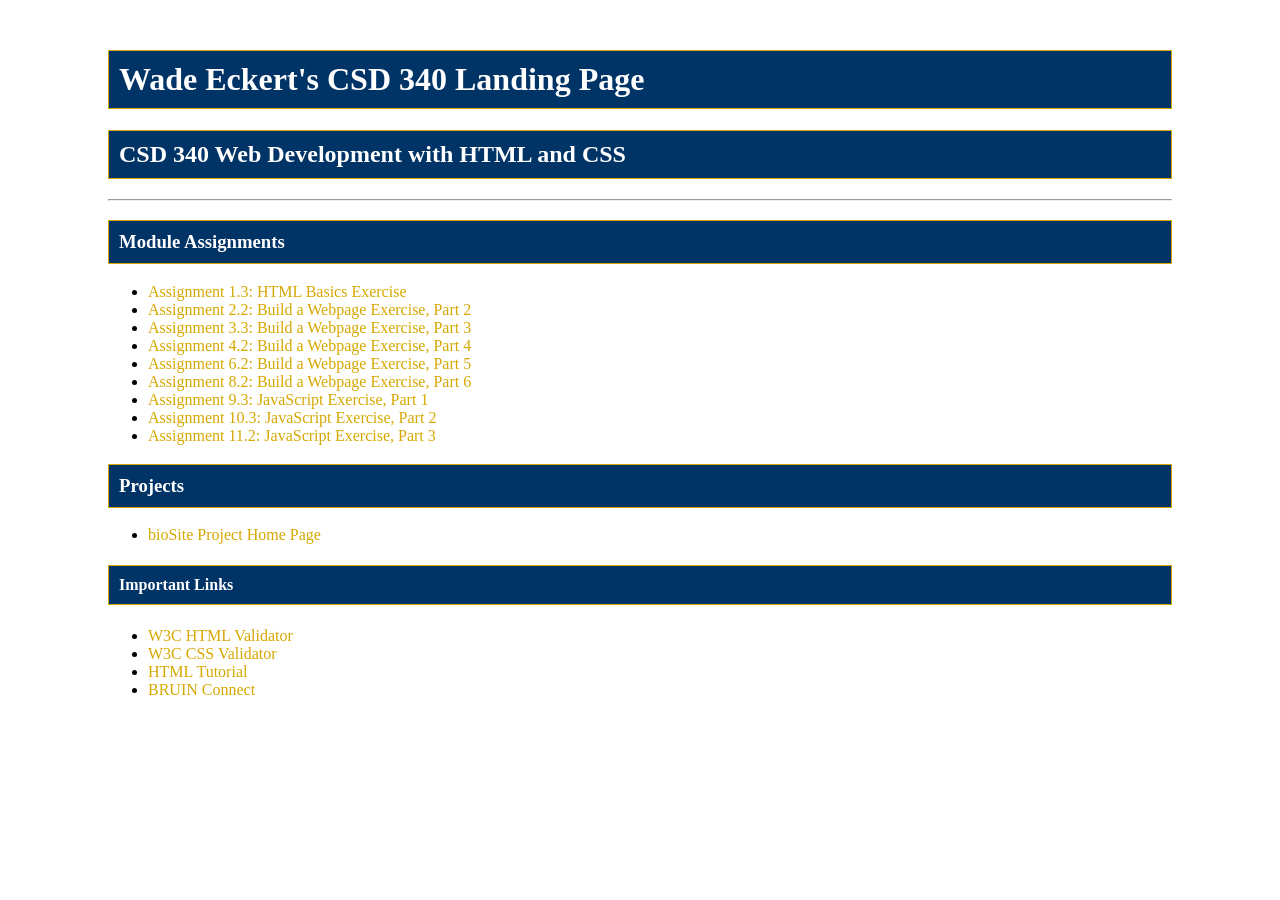
<file: index.html>
<!--
Assignment: Module_3.2: GiHub Pages
Original Author: Wade Eckert
Professor: Dr. Mortoza Abdullah
Date: April 1, 2026
Description: This is the landing page for Wade Eckert's CSD 340 Web Development with HTML and CSS course. 
It contains links to all of my module assignments and projects, as well as important resources for web development. 
The page is styled using an external CSS file called site.css, which is linked in the head section of the HTML document.
-->

<!DOCTYPE html>
<html lang="en">
    <head>
        <meta charset="UTF-8">
        <meta name="viewport" content="width=device-width, initial-scale=1.0">
        <meta name="description" content="Module 3.2: GitHub Pages">
        <meta name="author" content="Wade Eckert">
        <link href="site.css" rel="stylesheet" type="text/css">
        <title>Wade Eckert's CSD 340 Landing Page</title>
    </head>
    <body>
        <div id="container">  <!-- Container div to hold all content and apply styling -->
            <h1>Wade Eckert's CSD 340 Landing Page</h1>
            <h2>CSD 340 Web Development with HTML and CSS</h2>
            <hr>
            <h3>Module Assignments</h3> <!-- Section for module assignments -->
            <ul>
                <li><a href="module-1/eckert_Mod1_3.html">Assignment 1.3: HTML Basics Exercise</a></li>
                <li><a href="module-2/eckert_Mod2_2.html">Assignment 2.2: Build a Webpage Exercise, Part 2</a></li>
                <li><a href="module-3/eckert_Mod3_3.html">Assignment 3.3: Build a Webpage Exercise, Part 3</a></li>
                <li><a href="module-4/eckert_Mod4_2.html">Assignment 4.2: Build a Webpage Exercise, Part 4</a></li>
                <li><a href="module-6/eckert_Mod6_2.html">Assignment 6.2: Build a Webpage Exercise, Part 5</a></li>
                <li><a href="module-8/eckert_Mod8_2.html">Assignment 8.2: Build a Webpage Exercise, Part 6</a></li>
                <li><a href="module-9/eckert_Mod9_3.html">Assignment 9.3: JavaScript Exercise, Part 1</a></li>
                <li><a href="module-10/eckert_Mod10_3.html">Assignment 10.3: JavaScript Exercise, Part 2</a></li>
                <li><a href="module-11/eckert_Mod11_2.html">Assignment 11.2: JavaScript Exercise, Part 3</a></li>
            </ul>
            <h3>Projects</h3> <!-- Section for projects -->
            <ul>
                <li><a href="https://wadeeckert.github.io/bioSite/">bioSite Project Home Page</a></li>
            </ul>
            <h4>Important Links</h4> <!-- Section for important links -->
            <ul>
                <li><a href="https://validator.w3.org/">W3C HTML Validator</a></li>
                <li><a href="http://jigsaw.w3.org/css-validator/">W3C CSS Validator</a></li>
                <li><a href="https://www.w3schools.com/html/">HTML Tutorial</a></li>
                <li><a href="https://bruinconnect.bellevue.edu/">BRUIN Connect</a></li>
            </ul>
        </div> <!-- End of container div -->
    </body>
</html>
</file>
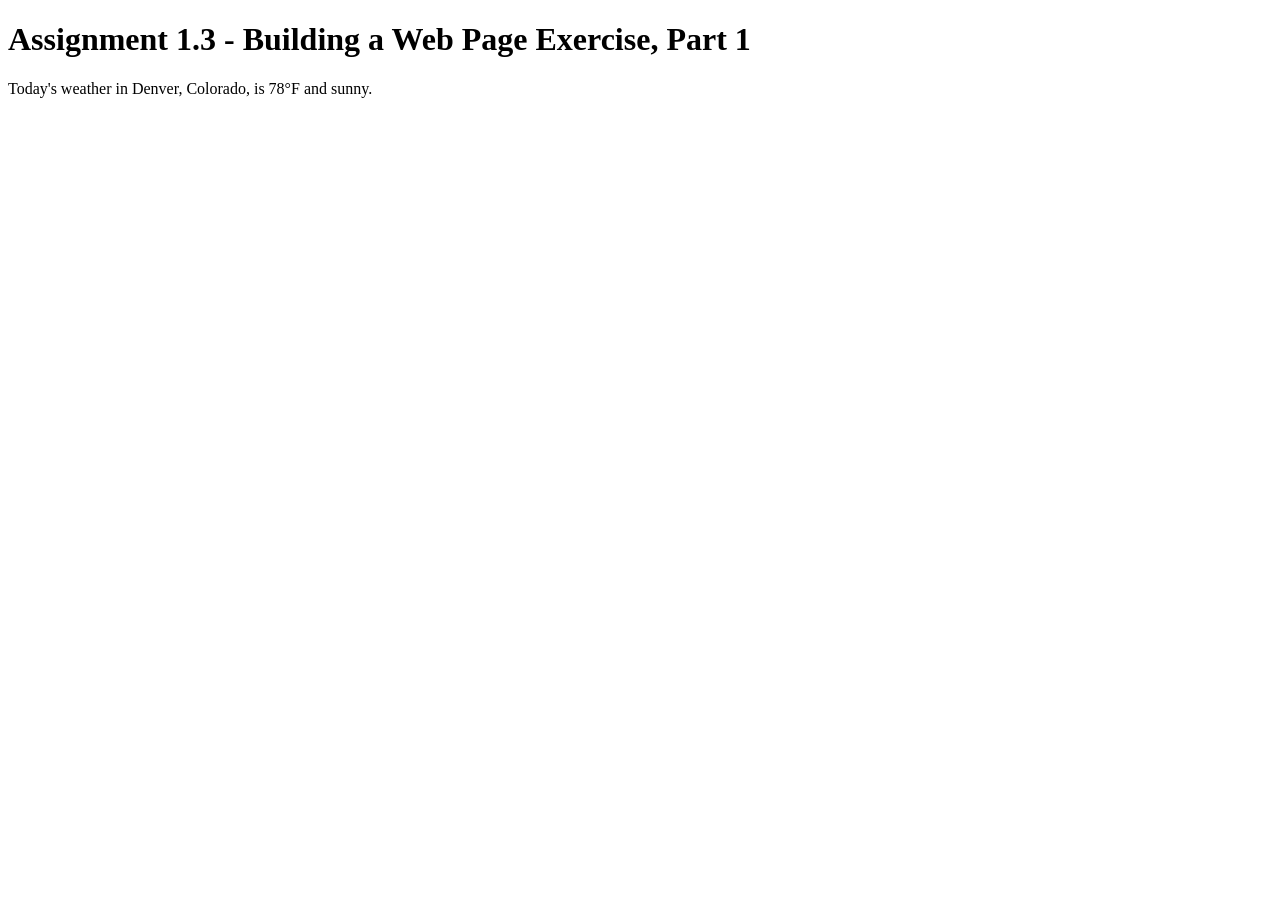
<file: module-1/eckert_Mod1_3.html>
<!DOCTYPE html>
<html lang="en">
<head>
    	<title>CSD 340 Web Development with HTML and CSS</title>
</head>

<body>
	<h1>Assignment 1.3 - Building a Web Page Exercise, Part 1</h1>
	<p>Today's weather in Denver, Colorado, is 78&deg;F and sunny.
</body>

</html>
</file>
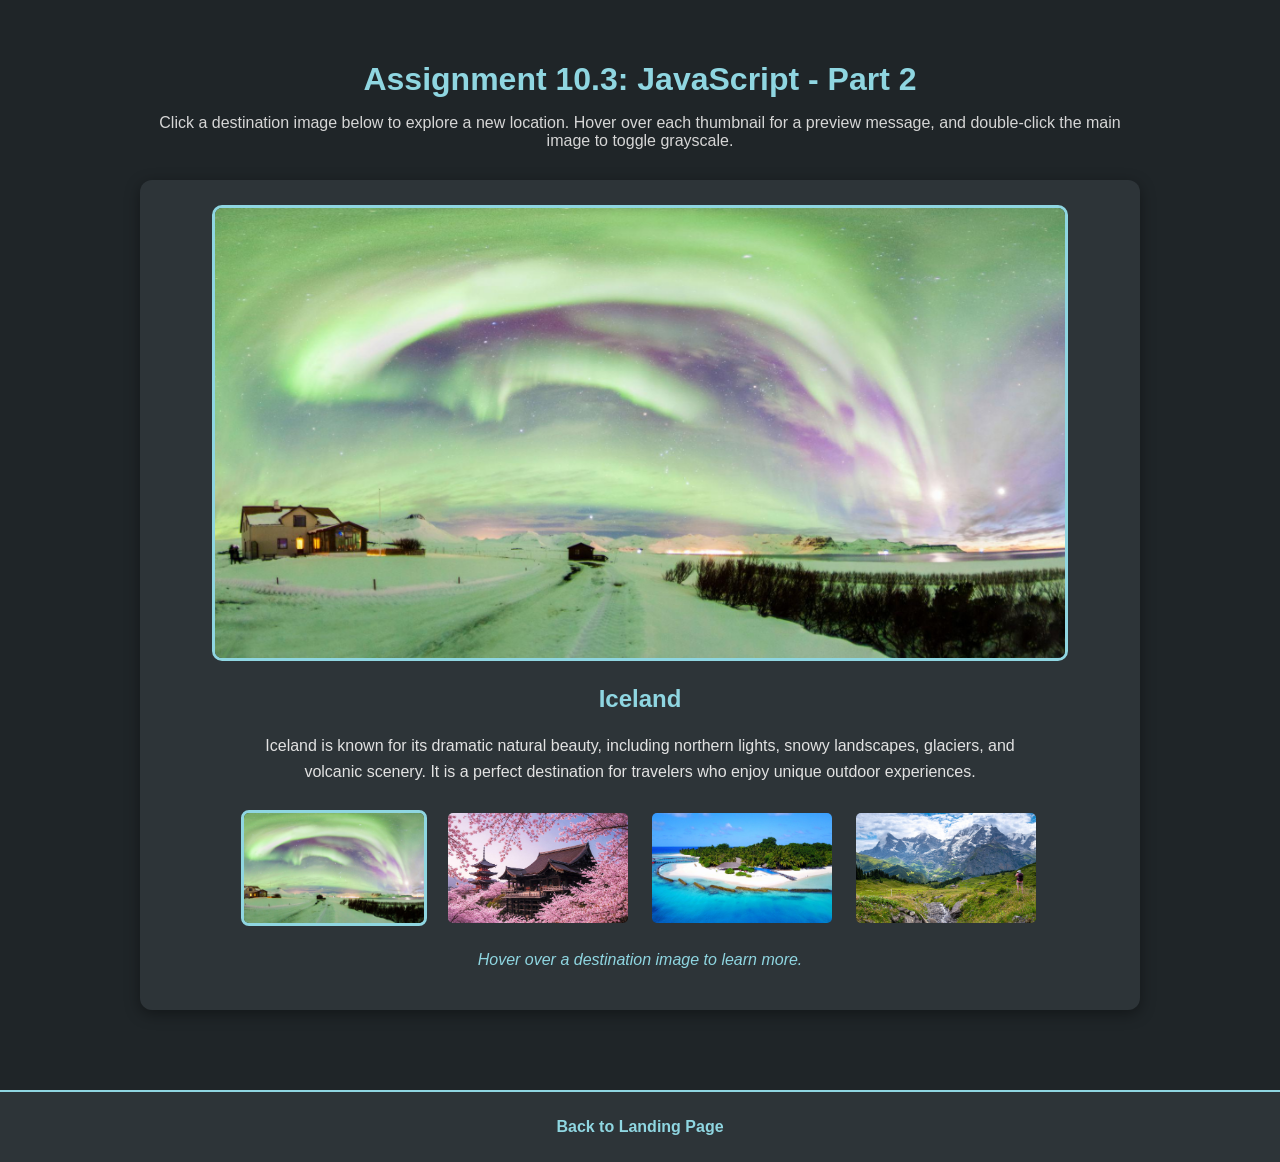
<file: module-10/eckert_Mod10_3.html>
<!--
Assignment: Module 10.3: JavaScript Exercise, Part 2
Original Author: Wade Eckert
Professor: Dr. Mortoza Abdullah
Date: May 20, 2026
Description: This page uses JavaScript mouse events to create an interactive travel destination gallery. 
Users can click on thumbnail images to change the main destination image and text, hover over thumbnails for a preview message, 
and double-click the main image to toggle a grayscale filter. The page is styled with embedded CSS.
-->

<!DOCTYPE html>
<html lang="en">
<head>
    <meta charset="UTF-8">
    <meta name="viewport" content="width=device-width, initial-scale=1.0">
    <meta name="description" content="JavaScript event handling assignment">
    <meta name="author" content="Wade Eckert">
    <title>CSD 340 Web Development with HTML and CSS</title>

    <style>
        body {
            margin: 0;
            font-family: Arial, Helvetica, sans-serif;
            background-color: #1f2528;
            color: #f4f4f4;
        }

        .container {
            max-width: 1000px;
            margin: 0 auto;
            padding: 40px 20px;
            text-align: center;
        }

        h1 {
            color: #8fd6e1;
            margin-bottom: 10px;
        }

        .intro {
            color: #d6d6d6;
            margin-bottom: 30px;
        }

        .main-card {
            background-color: #2d3438;
            padding: 25px;
            border-radius: 12px;
            box-shadow: 0 4px 15px rgba(0, 0, 0, 0.4);
        }

        #mainImage {
            width: 100%;
            max-width: 850px;
            height: 450px;
            object-fit: cover;
            border-radius: 10px;
            border: 3px solid #8fd6e1;
            transition: filter 0.3s ease;
            cursor: pointer;
        }

        .grayscale {
            filter: grayscale(100%);
        }

        #destinationTitle {
            color: #8fd6e1;
            margin-top: 20px;
        }

        #destinationText {
            max-width: 750px;
            margin: 10px auto 25px;
            line-height: 1.6;
            color: #e2e2e2;
        }

        .gallery {
            display: flex;
            justify-content: center;
            gap: 18px;
            flex-wrap: wrap;
            margin-top: 25px;
        }

        .thumbnail {
            width: 180px;
            height: 110px;
            object-fit: cover;
            border-radius: 8px;
            border: 3px solid transparent;
            cursor: pointer;
            transition: transform 0.3s ease, border 0.3s ease, box-shadow 0.3s ease;
        }

        .thumbnail:hover {
            box-shadow: 0 0 12px rgba(143, 214, 225, 0.8);
        }

        .active {
            border: 3px solid #8fd6e1;
        }

        #helperMessage {
            margin-top: 25px;
            color: #8fd6e1;
            font-style: italic;
        }

        footer {
            margin-top: 40px;
            padding: 10px;
            text-align: center;
            background-color: #2d3438;
            border-top: 2px solid #8fd6e1;
        }

        footer a {
            color: #8fd6e1;
            text-decoration: none;
            font-weight: bold;
            transition: color 0.3s ease;
        }

        footer a:hover {
            color: #ffffff;
        }
    </style>

    <script>
        // JavaScript function to handle the main image and text update when a thumbnail is clicked
        function changeDestination(imageFile, destinationName, destinationDescription, thumbnail) {
            document.getElementById("mainImage").src = imageFile;
            document.getElementById("mainImage").alt = destinationName;
            document.getElementById("destinationTitle").innerHTML = destinationName;
            document.getElementById("destinationText").innerHTML = destinationDescription;

            // Remove the "active" class from all thumbnails to reset their state
            var thumbnails = document.getElementsByClassName("thumbnail");

            // Loop through all thumbnails and remove the "active" class to ensure only the clicked thumbnail is highlighted
            for (var i = 0; i < thumbnails.length; i++) {
                thumbnails[i].classList.remove("active");
            }

            // Add the "active" class to the clicked thumbnail to highlight it
            thumbnail.classList.add("active");
            document.getElementById("helperMessage").innerHTML = "Now viewing " + destinationName + ". Double-click the large image to toggle grayscale.";
        }

        // JavaScript functions to handle image enlargement on hover
        function enlargeImage(image) {
            image.style.transform = "scale(1.08)";
        }

        // JavaScript function to restore the original size of the image when the mouse leaves
        function restoreImage(image) {
            image.style.transform = "scale(1)";
        }

        // JavaScript function to display a helper message when hovering over a thumbnail
        function showHelperMessage(message) {
            document.getElementById("helperMessage").innerHTML = message;
        }

        // JavaScript function to toggle the grayscale filter on the main image when it is double-clicked
        function toggleGrayscale() {
            document.getElementById("mainImage").classList.toggle("grayscale");
        }
    </script>
</head>

<body>
    <div class="container"> <!-- Container div to hold all content and apply styling starts-->
        <h1>Assignment 10.3: JavaScript - Part 2</h1>

        <p class="intro">
            Click a destination image below to explore a new location. Hover over each thumbnail for a preview message, and double-click the main image to toggle grayscale.
        </p>

        <div class="main-card"> <!-- Main card div to hold the main image and text content starts-->
            <img id="mainImage"
                 src="Images/iceland.jfif"
                 alt="Iceland"
                 ondblclick="toggleGrayscale()">

            <h2 id="destinationTitle">Iceland</h2>

            <p id="destinationText">
                Iceland is known for its dramatic natural beauty, including northern lights, snowy landscapes, glaciers, and volcanic scenery. It is a perfect destination for travelers who enjoy unique outdoor experiences.
            </p>

            <div class="gallery"> <!-- Gallery div to hold the thumbnail images starts-->
                <img src="Images/iceland.jfif"
                     alt="Iceland"
                     class="thumbnail active"
                     onclick="changeDestination('Images/iceland.jfif', 'Iceland', 'Iceland is known for its dramatic natural beauty, including northern lights, snowy landscapes, glaciers, and volcanic scenery. It is a perfect destination for travelers who enjoy unique outdoor experiences.', this)"
                     onmouseover="enlargeImage(this)"
                     onmouseout="restoreImage(this)"
                     onmouseenter="showHelperMessage('Click to explore Iceland.')">

                <img src="Images/japan.jfif"
                     alt="Japan"
                     class="thumbnail"
                     onclick="changeDestination('Images/japan.jfif', 'Japan', 'Japan blends historic temples, cherry blossoms, modern cities, and rich cultural traditions. It is a destination that combines peaceful scenery with a strong sense of history and design.', this)"
                     onmouseover="enlargeImage(this)"
                     onmouseout="restoreImage(this)"
                     onmouseenter="showHelperMessage('Click to explore Japan.')">

                <img src="Images/maldives.jfif"
                     alt="Maldives"
                     class="thumbnail"
                     onclick="changeDestination('Images/maldives.jfif', 'Maldives', 'The Maldives is famous for clear turquoise water, white sand beaches, and tropical island resorts. It is often associated with relaxation, ocean views, and peaceful travel experiences.', this)"
                     onmouseover="enlargeImage(this)"
                     onmouseout="restoreImage(this)"
                     onmouseenter="showHelperMessage('Click to explore the Maldives.')">

                <img src="Images/switzerland.jfif"
                     alt="Switzerland"
                     class="thumbnail"
                     onclick="changeDestination('Images/switzerland.jfif', 'Switzerland', 'Switzerland is known for its mountain landscapes, alpine villages, hiking trails, and scenic views. It is a great destination for travelers who enjoy nature, photography, and outdoor adventure.', this)"
                     onmouseover="enlargeImage(this)"
                     onmouseout="restoreImage(this)"
                     onmouseenter="showHelperMessage('Click to explore Switzerland.')">
            </div> <!-- End of gallery div -->

            <p id="helperMessage">Hover over a destination image to learn more.</p>

        </div> <!-- End of main card div -->
    </div> <!-- End of container div -->

    <footer> <!-- Footer section with a link back to the landing page -->
    <p><a href="../index.html">Back to Landing Page</a></p>
    </footer>
</body>
</html>
</file>
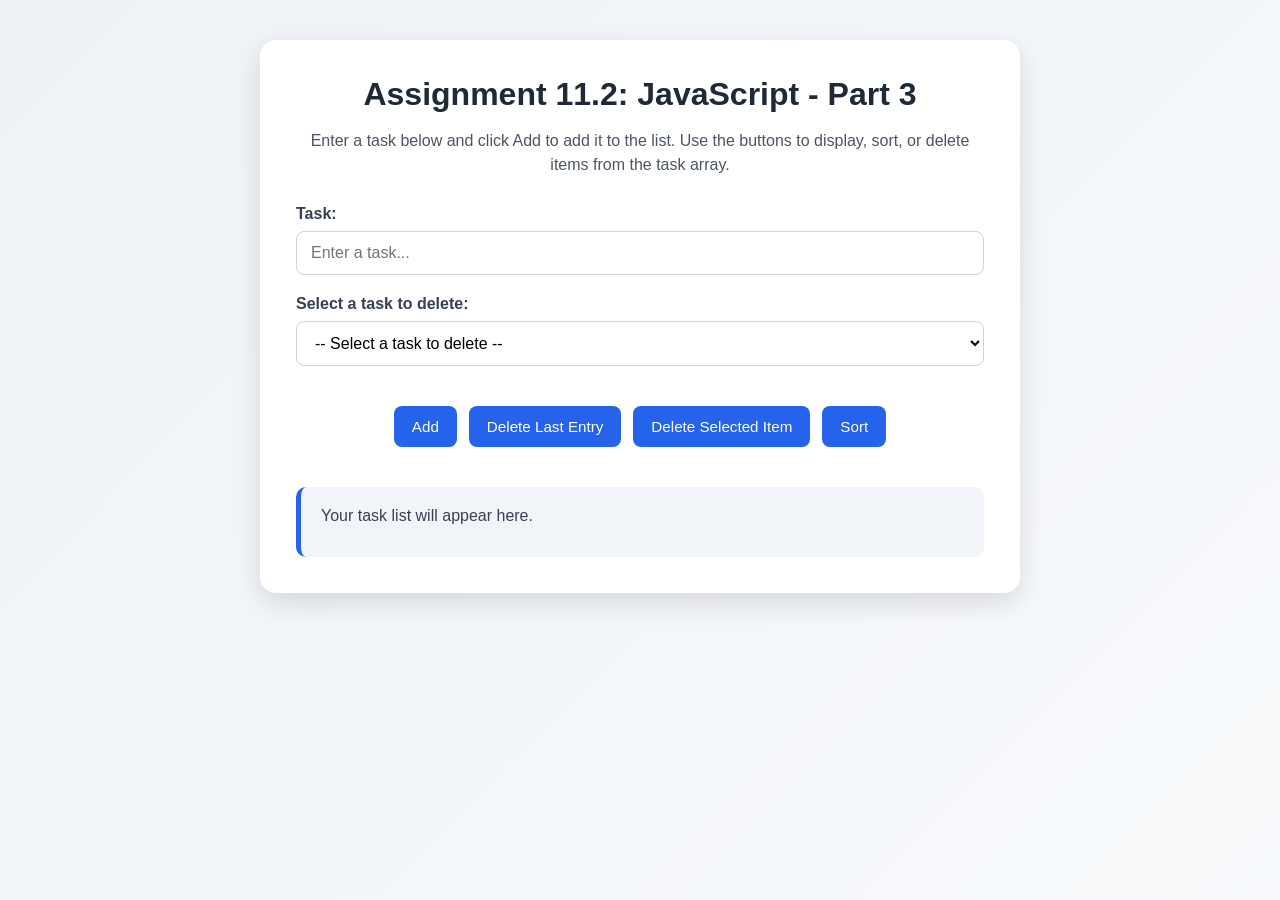
<file: module-11/eckert_Mod11_2.html>
<!--
Assignment: Assignment 11.2: JavaScript Exercise, Part 3
Original Author: Wade Eckert
Professor: Dr. Mortoza Abdullah
Date: May 26, 2026
Description: This page allows users to add, display, sort, and delete task list items using JavaScript arrays. 
The tasks are stored in an array and displayed on the page. Users can delete the last item or select a specific item 
to delete from a dropdown menu. The list can also be sorted alphabetically.
-->

<!DOCTYPE html>
<html lang="en">
<head>
    <meta charset="UTF-8">
    <meta name="viewport" content="width=device-width, initial-scale=1.0">
    <meta name="description" content="JavaScript array task list assignment">
    <meta name="author" content="Wade Eckert">
    <link href="eckert_Mod11_2.css" rel="stylesheet" type="text/css">
    <title>CSD 340 Web Development with HTML and CSS</title>
</head>

<body>
    <main class="container"> <!-- Main container for the page starts-->
        <!-- Main assignment card for holding the form and task list -->
        <section class="card"> <!-- Card section to hold the form and task list starts -->
            <h1>Assignment 11.2: JavaScript - Part 3</h1>

            <p class="instructions">
                Enter a task below and click Add to add it to the list. Use the buttons to display,
                sort, or delete items from the task array.
            </p>

            <!-- Task input area for adding new tasks -->
            <div class="form-group">
                <label for="taskInput">Task:</label>
                <input type="text" id="taskInput" placeholder="Enter a task...">
            </div> <!-- Task input area ends -->

            <!-- Dropdown menu for selecting a task to delete -->
            <div class="form-group">
                <label for="deleteSelect">Select a task to delete:</label>
                <select id="deleteSelect">
                    <option value="">-- Select a task to delete --</option>
                </select>
            </div> <!-- Dropdown menu ends -->

            <!-- Button controls -->
            <div class="button-row">
                <button onclick="addTask()">Add</button>
                <button onclick="deleteLastEntry()">Delete Last Entry</button>
                <button onclick="deleteSelectedItem()">Delete Selected Item</button>
                <button onclick="sortTasks()">Sort</button>
            </div> <!-- Button controls end -->

            <!-- Task output display -->
            <div id="taskDisplay" class="task-display">
                Your task list will appear here.
            </div> <!-- Task output display ends -->

        </section> <!-- Card section ends -->
    </main> <!-- Main container ends -->

    <script>
        // This array stores all of the tasks that the user adds
        let taskArray = [];

        // This function adds the task from the text box into the array
        function addTask() {
            const taskInput = document.getElementById("taskInput");
            const taskValue = taskInput.value.trim();

            if (taskValue === "") {
                alert("Please enter a task before clicking Add.");
                return;
            }

            taskArray.push(taskValue);

            alert("Item: '" + taskValue + "' was added as item #" + taskArray.length);

            taskInput.value = "";
            updateDeleteDropdown();
            displayTasks();
        }

        // This function displays the current contents of the array on the page
        function displayTasks() {
            const taskDisplay = document.getElementById("taskDisplay");

            let output = "<h2>Current Task List</h2><ol>";

            for (let i = 0; i < taskArray.length; i++) {
                output += "<li>" + taskArray[i] + "</li>";
            }

            output += "</ol>";
            taskDisplay.innerHTML = output;
        }

        // This function deletes the last item that was added to the array
        function deleteLastEntry() {
            if (taskArray.length === 0) {
                alert("There are no tasks to delete.");
                return;
            }

            const deletedTask = taskArray.pop();

            alert("Item: '" + deletedTask + "' was deleted from the task list.");

            updateDeleteDropdown();
            displayTasks();
        }

        // This function deletes the item selected in the dropdown menu
        function deleteSelectedItem() {
            const deleteSelect = document.getElementById("deleteSelect");
            const selectedIndex = deleteSelect.value;

            if (selectedIndex === "") {
                alert("Please select an item to delete.");
                return;
            }

            const deletedTask = taskArray.splice(selectedIndex, 1);

            alert("Item: '" + deletedTask + "' was deleted from the task list.");

            updateDeleteDropdown();
            displayTasks();
        }

        // This function sorts the array alphabetically and then displays the updated list
        function sortTasks() {
            if (taskArray.length === 0) {
                alert("There are no tasks to sort.");
                return;
            }

            taskArray.sort();

            alert("The task list has been sorted.");

            updateDeleteDropdown();
            displayTasks();
        }

        // This function keeps the dropdown menu updated with the current array items
        function updateDeleteDropdown() {
            const deleteSelect = document.getElementById("deleteSelect");

            deleteSelect.innerHTML = '<option value="">-- Select a task to delete --</option>';

            for (let i = 0; i < taskArray.length; i++) {
                const option = document.createElement("option");
                option.value = i;
                option.textContent = taskArray[i];
                deleteSelect.appendChild(option);
            }
        }
    </script>
</body>
</html>
</file>
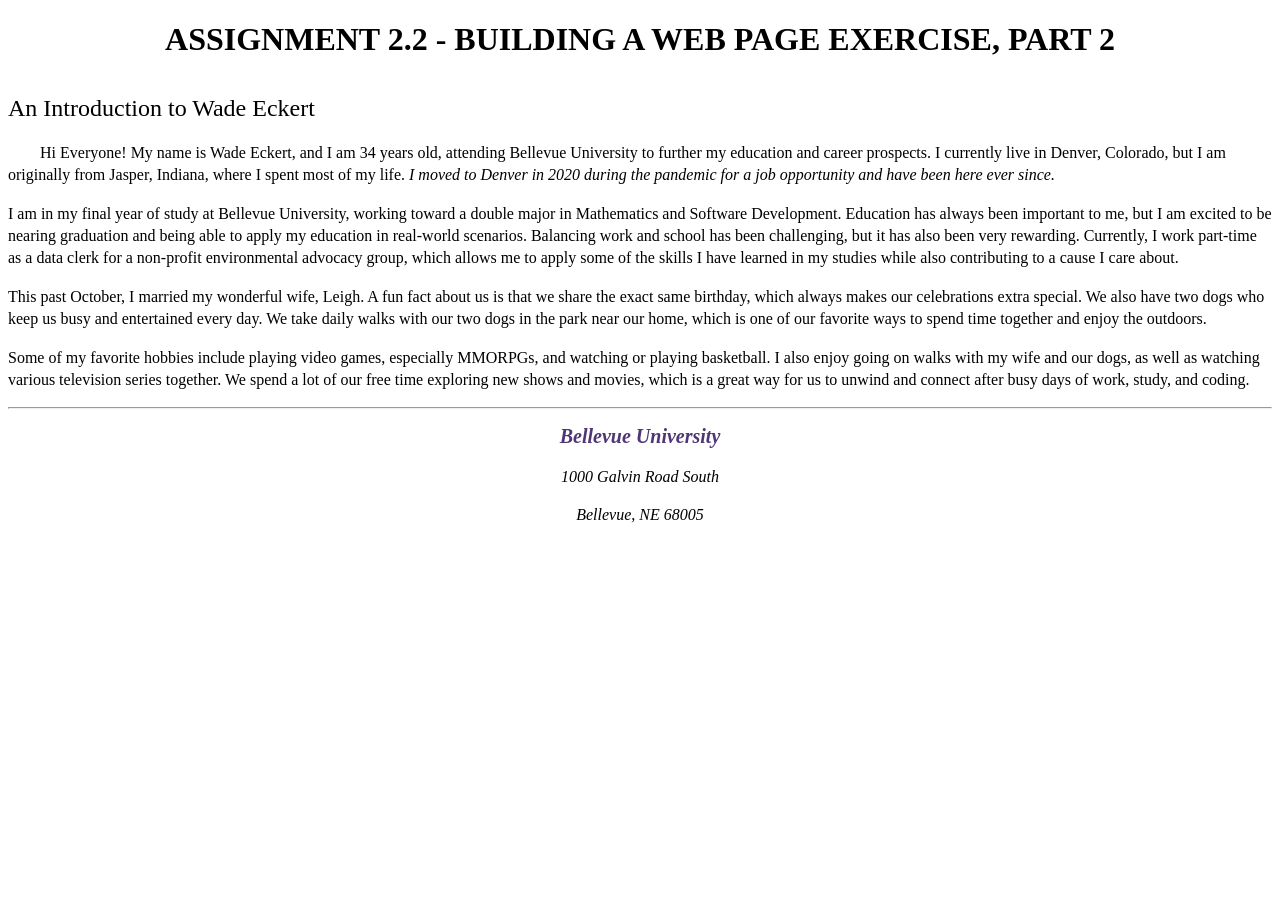
<file: module-2/Eckert_Mod2_2.html>
<!--
Assignment: Module_2.2: Building a Web Page Excercise, Part 2
Original Author: Wade Eckert
Professor: Dr. Mortoza Abdullah
Date: March 25, 2026
Description: This program demonstrates the use of HTML to create a 
web page that gives an introduction to Wade Eckert and provides information 
about his background, education, work, hobbies, and personal life. 
The page includes various HTML elements such as headings, paragraphs, spans, 
horizontal rules, and a footer with contact information for Bellevue University.
-->

<!DOCTYPE html>
<html lang="en">
    <head>
        <meta charset="UTF-8">
        <meta name="viewport" content="width=device-width, initial-scale=1.0">
        <meta name="description" content="Module 2.2: Building a Web Page Exercise, Part 2">
        <meta name="author" content="Wade Eckert">
        <link href="eckert_Mod2_2.css" rel="stylesheet" type="text/css">
        <title>CSD 340 Web Development with HTML and CSS</title>
    </head>
    <body>
        <div id="container"> <!-- Container div to wrap all content for styling purposes -->
            <header> <!-- Header section with the main title of the page -->
                <h1>Assignment 2.2 - Building a Web Page Exercise, Part 2</h1>
            </header> <!-- Header section end -->
            <h2>An Introduction to Wade Eckert</h2> <!-- Subheading for the introduction section -->
            <p class="intro">
                Hi Everyone! My name is Wade Eckert, and I am 34 years old, attending Bellevue University to further my education and career prospects.
                I currently live in Denver, Colorado, but I am originally from Jasper, Indiana, where I spent most of my life.
                <span class="sentence">I moved to Denver in 2020 during the pandemic for a job opportunity and have been here ever since.</span>
            </p>
            <p>
                I am in my final year of study at Bellevue University, working toward a double major in Mathematics and Software Development.
                Education has always been important to me, but I am excited to be nearing graduation and being able to apply my education in real-world scenarios.
                Balancing work and school has been challenging, but it has also been very rewarding.
                Currently, I work part-time as a data clerk for a non-profit environmental advocacy group, which allows me to apply some of the skills I have learned in my studies while also contributing to a cause I care about.
            </p>
            <p>
                This past October, I married my wonderful wife, Leigh.
                A fun fact about us is that we share the exact same birthday, which always makes our celebrations extra special.
                We also have two dogs who keep us busy and entertained every day.
                We take daily walks with our two dogs in the park near our home, which is one of our favorite ways to spend time together and enjoy the outdoors.
            </p>
            <p>
                Some of my favorite hobbies include playing video games, especially MMORPGs, and watching or playing basketball.
                I also enjoy going on walks with my wife and our dogs, as well as watching various television series together.
                We spend a lot of our free time exploring new shows and movies, which is a great way for us to unwind and connect after busy days of work, study, and coding.
            </p>
            <hr> <!-- Horizontal rule to separate content from footer -->
            <footer> <!-- Footer section with contact information for Bellevue University -->
                <address>
                    <p><a href="https://www.bellevue.edu/">Bellevue University</a></p>
                    <p>1000 Galvin Road South</p>
                    <p>Bellevue, NE 68005</p>
                </address> <!-- Address section end -->
            </footer> <!-- Footer section end -->
        </div> <!-- Container div end -->
    </body>
</html>
</file>
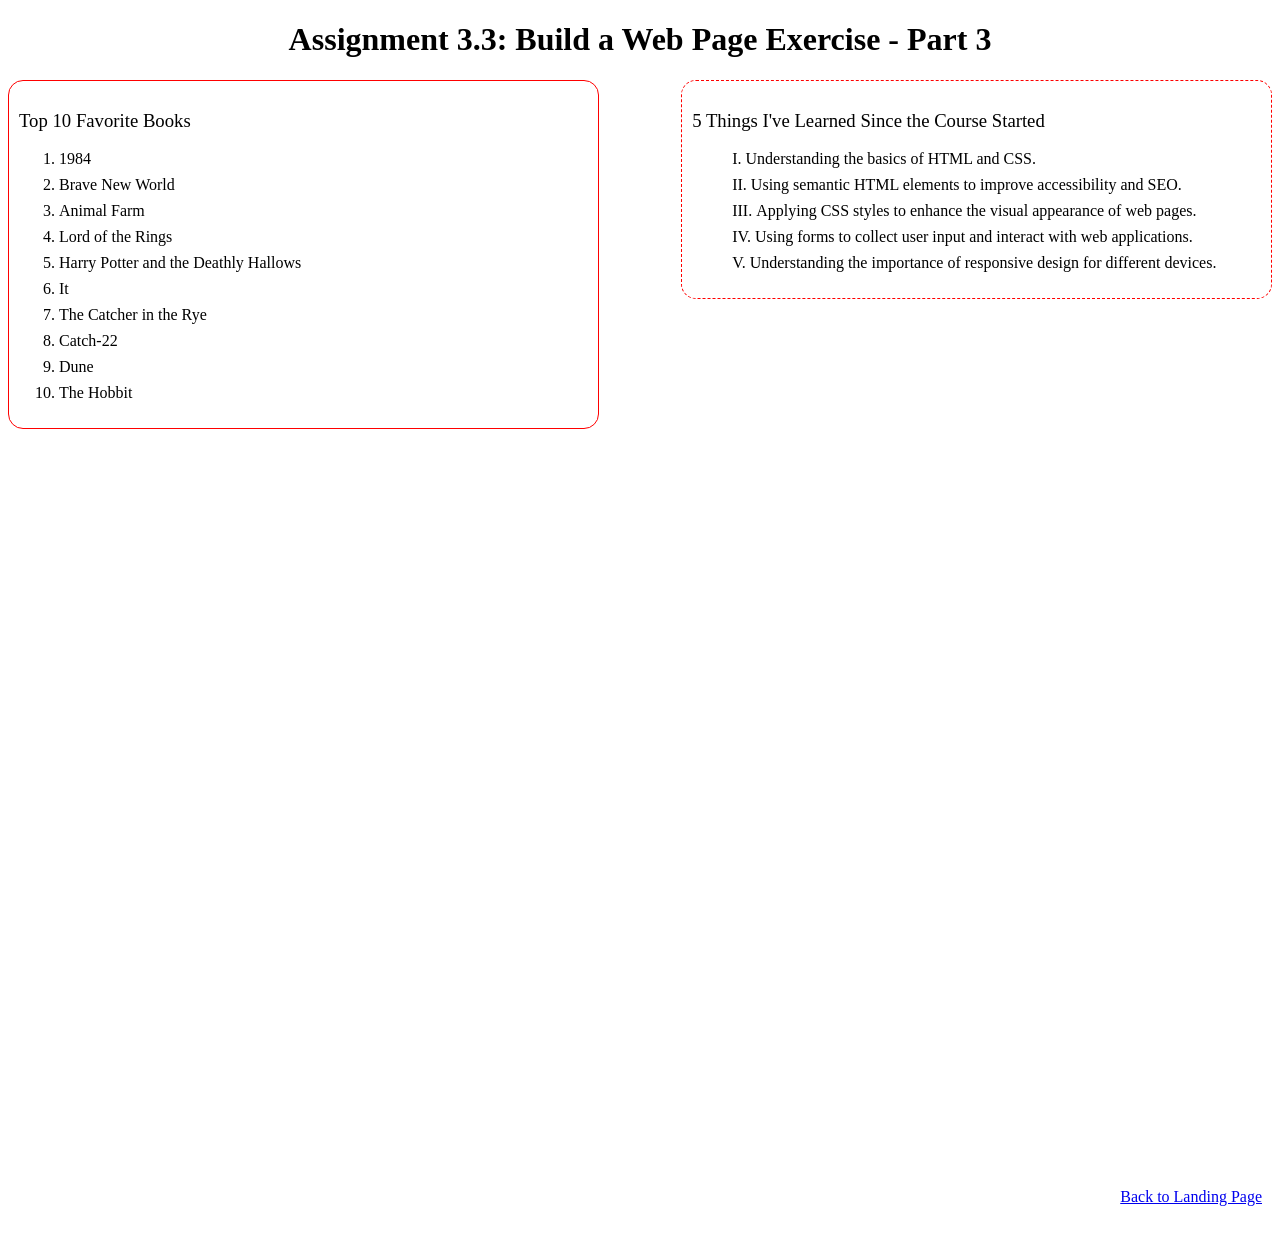
<file: module-3/eckert_Mod3_3.html>
<!--
Assignment: Module 3.3: Build a Web Page Exercise, Part 3
Original Author: Wade Eckert
Professor: Dr. Mortoza Abdullah
Date: April 4, 2026
Description: HTML page for the Module 3.3: Build a Web Page Exercise, Part 3, 
including a list of favorite books and things learned since the course started.
Also contains a link to navigate back to the landing page.
-->

<!DOCTYPE html>
<html lang="en">
    <head>
        <meta charset="UTF-8">
        <meta name="viewport" content="width=device-width, initial-scale=1.0">
        <meta name="description" content="Module 3.3: Build a Web Page Exercise, Part 3">
        <meta name="author" content="Wade Eckert">
        <link href="eckert_Mod3_3.css" rel="stylesheet" type="text/css">
        <title>CSD 340 Web Development with HTML and CSS</title>
    </head>
    <body>
        <div id="container"> <!-- Main container starts -->
            <h1 class="centered-title">Assignment 3.3: Build a Web Page Exercise - Part 3</h1>
            <div class="side-by-side-wrapper"> <!-- Side-by-side wrapper starts -->
                <div class="side-div-left"> <!-- Left side content -->
                    <h3>Top 10 Favorite Books</h3>
                    <ol>
                        <li>1984</li>
                        <li>Brave New World</li>
                        <li>Animal Farm</li>
                        <li>Lord of the Rings</li>
                        <li>Harry Potter and the Deathly Hallows</li>
                        <li>It</li>
                        <li>The Catcher in the Rye</li>
                        <li>Catch-22</li>
                        <li>Dune</li>
                        <li>The Hobbit</li>
                    </ol>
                </div> <!-- Left side content ends-->
                <div class="side-div-right"> <!-- Right side content -->
                    <h3>5 Things I've Learned Since the Course Started</h3>
                    <ul>
                        <li>Understanding the basics of HTML and CSS.</li>
                        <li>Using semantic HTML elements to improve accessibility and SEO.</li>
                        <li>Applying CSS styles to enhance the visual appearance of web pages.</li>
                        <li>Using forms to collect user input and interact with web applications.</li>
                        <li>Understanding the importance of responsive design for different devices.</li>
                    </ul>
                </div> <!-- Right side content ends -->
            </div> <!-- Side-by-side wrapper ends -->
                <div class="full-width-div"> <!-- Content for the full-width bottom div -->
                    <a href="../index.html">Back to Landing Page</a>
                </div> <!-- Content for the full-width bottom div ends -->
        </div> <!-- Main container ends -->
    </body>
</html>
</file>
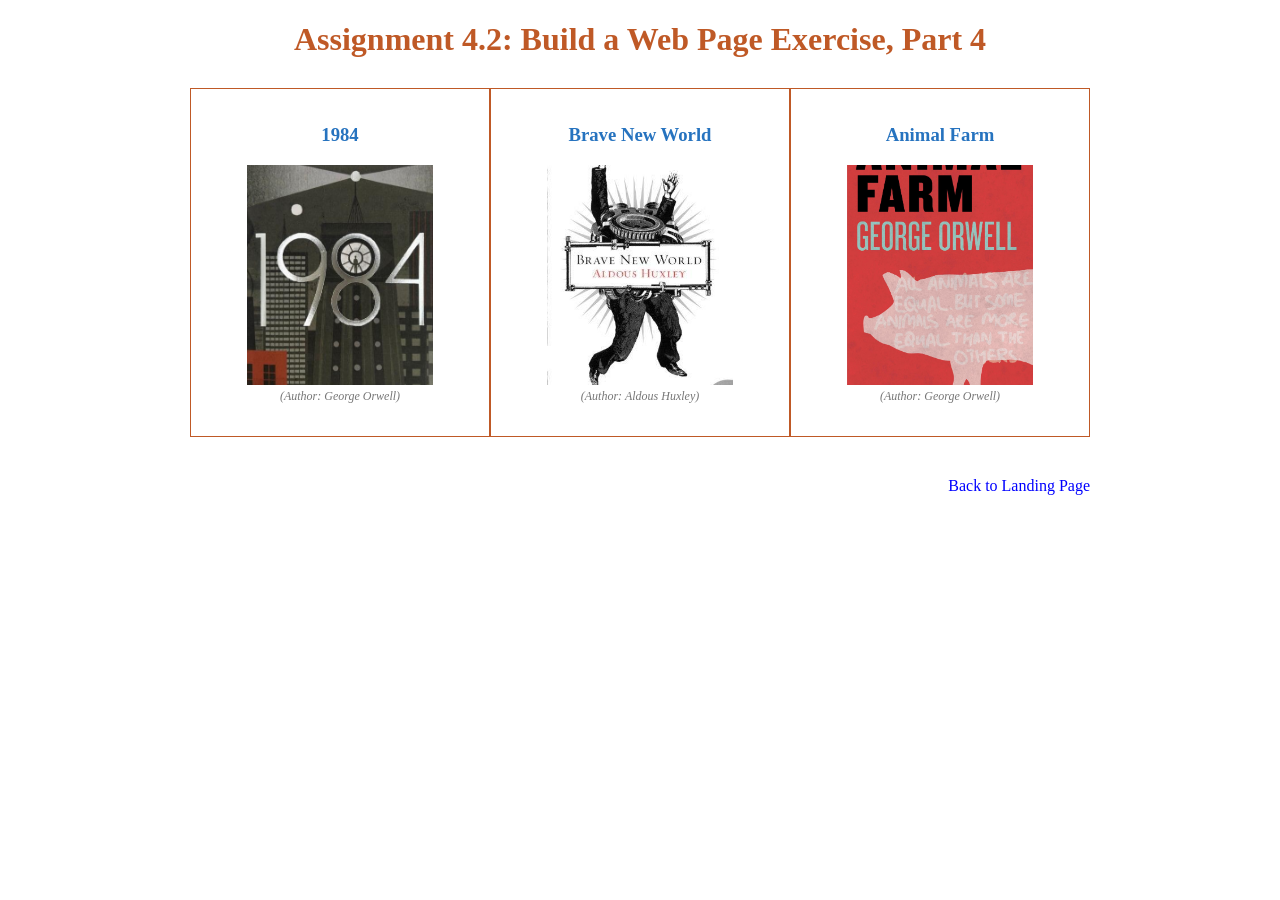
<file: module-4/eckert_Mod4_2.html>
<!--
Assignment: Module_4.2: Build a Webpage Exercise, Part 4
Original Author: Wade Eckert
Professor: Dr. Mortoza Abdullah
Date: April 11, 2026
Description: This webpage displays a simple image gallery of book covers with captions showing the book title and author.
-->

<!DOCTYPE html>
<html lang="en">
    <head>
        <meta charset="UTF-8">
        <meta name="viewport" content="width=device-width, initial-scale=1.0">
        <meta name="description" content="Module 4.2: Build a Webpage Exercise, Part 4">
        <meta name="author" content="Wade Eckert">
        <link href="eckert_Mod4_2.css" rel="stylesheet" type="text/css">
        <title>CSD 340 Web Development with HTML and CSS</title>
    </head>
    <body>
        <div id="container"> <!-- Main container div to hold all content and apply styling -->
            <h1>Assignment 4.2: Build a Web Page Exercise, Part 4</h1>
            <div id="image-gallery"> <!-- Image gallery container -->
                <div class="gallery-grid"> <!-- Grid container for gallery items -->
                    <div class="gallery-item"> <!-- Individual gallery item number 1-->
                        <h3>1984</h3>
                        <figure>
                            <img src="images/1984.jfif" alt="1984 Book Cover">
                            <figcaption>(Author: George Orwell)</figcaption>
                        </figure>
                    </div> <!-- End of individual gallery item number 1-->
                    <div class="gallery-item"> <!-- Individual gallery item number 2-->
                        <h3>Brave New World</h3>
                        <figure>
                            <img src="images/brave_new_world.jfif" alt="Brave New World Book Cover">
                            <figcaption>(Author: Aldous Huxley)</figcaption>
                        </figure>
                    </div> <!-- End of individual gallery item number 2-->
                    <div class="gallery-item"> <!-- Individual gallery item number 3-->
                        <h3>Animal Farm</h3>
                        <figure>
                            <img src="images/animal_farm.jfif" alt="Animal Farm Book Cover">
                            <figcaption>(Author: George Orwell)</figcaption>
                        </figure>
                    </div> <!-- End of individual gallery item number 3-->
                </div> <!-- End of gallery grid -->
            </div> <!-- End of image gallery container -->
            <div id="back-link-container"> <!-- Back link container -->
                <a href="../index.html">Back to Landing Page</a>
            </div> <!-- End of back link container -->
        </div> <!-- End of container div -->
    </body>
</html>
</file>
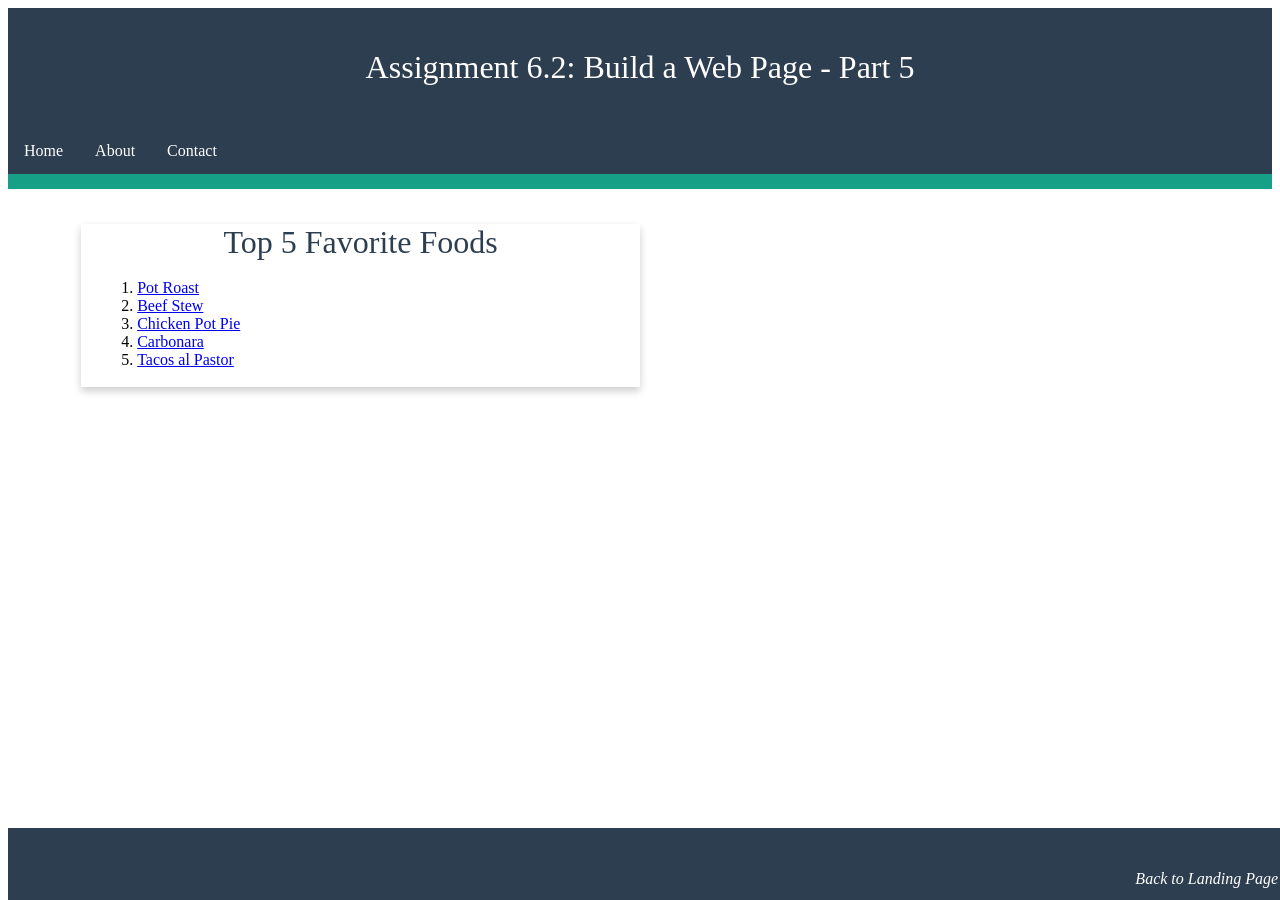
<file: module-6/eckert_Mod6_2.html>
<!--
Assignment: Module 6.2: Build a Webpage Exercise, Part 5
Original Author: Wade Eckert
Professor: Dr. Mortoza Abdullah
Date: April 20, 2026
Description: This is the HTML file for the Build a Webpage Exercise, Part 5 assignment for Wade Eckert's 
CSD 340 Web Development with HTML and CSS course. The page features a header with a navigation bar, a main 
content area with a card component listing the top 5 favorite foods, and a footer with a link back to the landing page.
-->

<!DOCTYPE html>
<html lang="en">
    <head>
        <meta charset="UTF-8">
        <meta name="viewport" content="width=device-width, initial-scale=1.0">
        <meta name="description" content="CSD 340 Web Development with HTML and CSS - Assignment 6.2">
        <meta name="author" content="Wade Eckert">
        <link href="eckert_Mod6_2.css" rel="stylesheet" type="text/css">
        <title>CSD 340 Web Development with HTML and CSS</title>
        <header> <!-- Header section with navigation bar -->
            <h1>Assignment 6.2: Build a Web Page - Part 5</h1>
        </header> <!-- End of header section -->
        <div id="navbar"> <!-- Navigation bar -->
                <a href="#">Home</a>
                <a href="#">About</a>
                <a href="#">Contact</a>
            </div> <!-- End of navigation bar -->
    </head>
    <body>
        <div id="container"> <!-- Main container for page content -->
            <div class="card"> <!-- Card component to display content  -->
                <div class="card-title">Top 5 Favorite Foods</div> <!-- Container for card title -->
                <div class="card-content"> <!-- Container for card content -->
                    <ol>
                        <li><a href="https://www.delish.com/cooking/recipe-ideas/a22860806/pot-roast-recipe/" target="_blank">Pot Roast</a></li>
                        <li><a href="https://www.cookingclassy.com/beef-stew/" target="_blank">Beef Stew</a></li>
                        <li><a href="https://www.allrecipes.com/recipe/26317/chicken-pot-pie-ix/" target="_blank">Chicken Pot Pie</a></li>
                        <li><a href="https://www.seriouseats.com/spaghetti-alla-carbonara-recipe" target="_blank">Carbonara</a></li>
                        <li><a href="https://www.seriouseats.com/tacos-al-pastor-recipe" target="_blank">Tacos al Pastor</a></li>
                    </ol>
                </div> <!-- End of card content container -->
            </div> <!-- End of card component -->
        </div> <!-- End of main container -->
        <footer> <!-- Footer section -->
            <a href="../index.html" class="portal-link">Back to Landing Page</a>
        </footer> <!-- End of footer section -->
    </body>
</html>
</file>
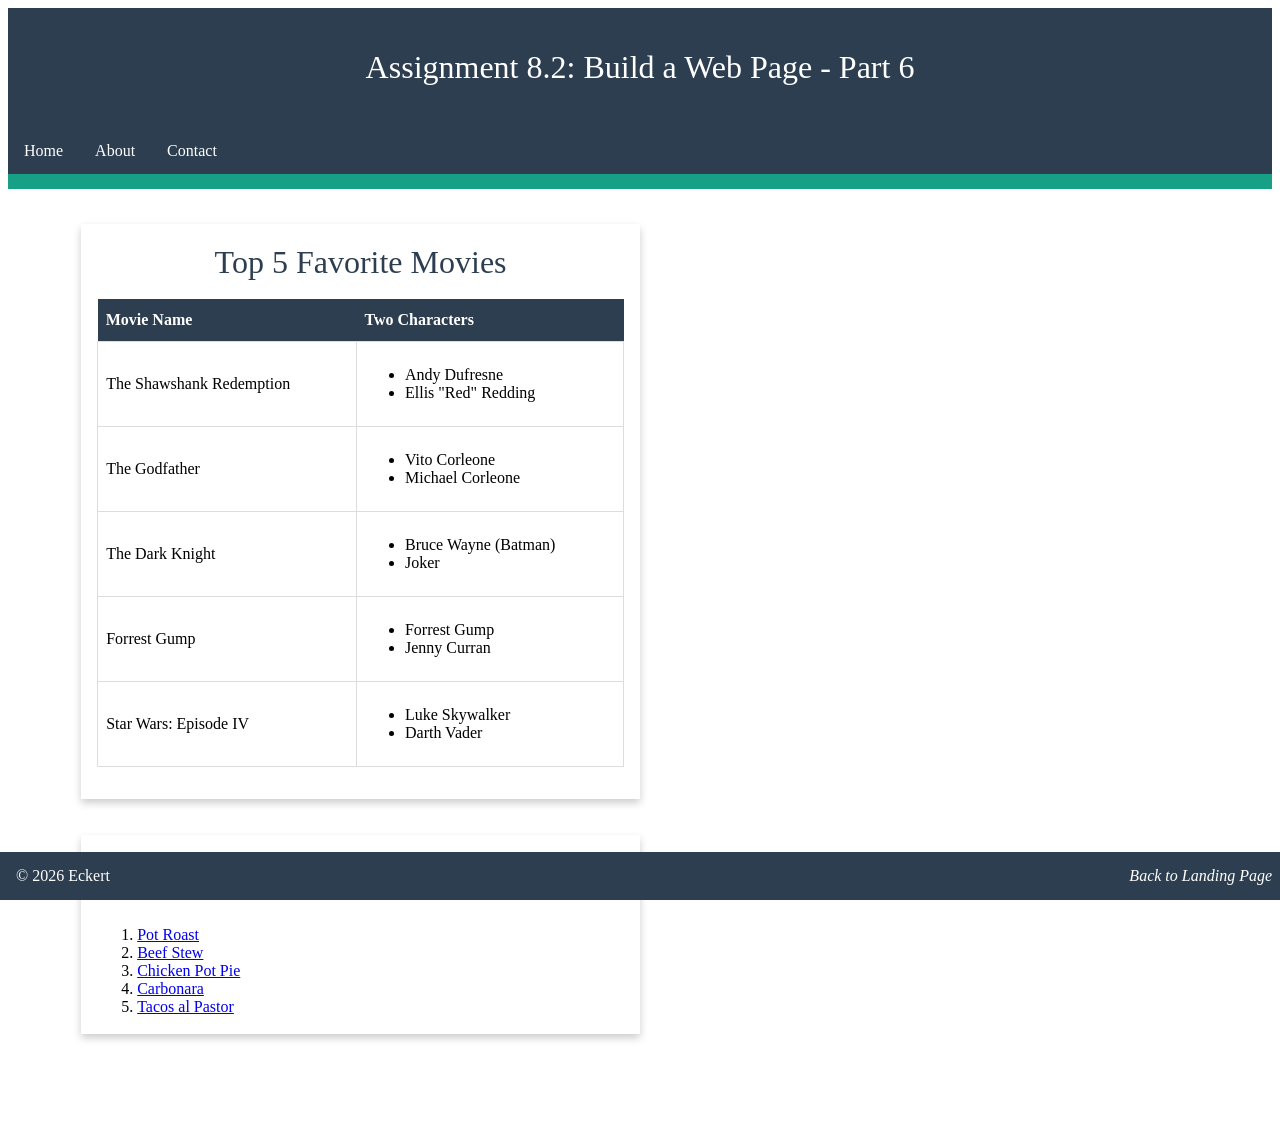
<file: module-8/eckert_Mod8_2.html>
<!--
Assignment: Module 8.2: Build a Webpage Exercise, Part 6
Original Author: Wade Eckert
Professor: Dr. Mortoza Abdullah
Date: May 4, 2026
Description: This is the HTML file for the webpage built as part of Assignment 8.2 for the CSD 340 Web Development with HTML and CSS course. 
The webpage includes a header, navigation bar, two card components displaying favorite movies and foods, and a footer with a link back to the landing page. 
-->

<!DOCTYPE html>
<html lang="en">
    <head>
        <meta charset="UTF-8">
        <meta name="viewport" content="width=device-width, initial-scale=1.0">
        <meta name="description" content="CSD 340 Web Development with HTML and CSS - Assignment 8.2">
        <meta name="author" content="Wade Eckert">
        <link href="eckert_Mod8_2.css" rel="stylesheet" type="text/css">
        <title>CSD 340 Web Development with HTML and CSS</title>
        <header> <!-- Header section with navigation bar -->
            <h1>Assignment 8.2: Build a Web Page - Part 6</h1>
        </header> <!-- End of header section -->
        <div id="navbar"> <!-- Navigation bar -->
                <a href="#">Home</a>
                <a href="#">About</a>
                <a href="#">Contact</a>
            </div> <!-- End of navigation bar -->
    </head>
    <body>
        <div id="container"> <!-- Main container for page content -->

            <div class="card"> <!-- Card component to display content for favorite movies -->
                <div class="card-title">Top 5 Favorite Movies</div> <!-- Container for card title for favorite movies -->
                <div class="card-content"> <!-- Container for card content for favorite movies -->
                    <table id="movies">
                        <tr>
                            <th>Movie Name</th>
                            <th>Two Characters</th>
                        </tr>
                        <tr>
                            <td>The Shawshank Redemption</td>
                            <td>
                                <ul>
                                    <li>Andy Dufresne</li>
                                    <li>Ellis "Red" Redding</li>
                                </ul>
                            </td>
                        </tr>
                        <tr>
                            <td>The Godfather</td>
                            <td>
                                <ul>
                                    <li>Vito Corleone</li>
                                    <li>Michael Corleone</li>
                                </ul>
                            </td>
                        </tr>
                        <tr>
                            <td>The Dark Knight</td>
                            <td>
                                <ul>
                                    <li>Bruce Wayne (Batman)</li>
                                    <li>Joker</li>
                                </ul>
                            </td>
                        </tr>
                        <tr>
                            <td>Forrest Gump</td>
                            <td>
                                <ul>
                                    <li>Forrest Gump</li>
                                    <li>Jenny Curran</li>
                                </ul>
                            </td>
                        </tr>
                        <tr>
                            <td>Star Wars: Episode IV</td>
                            <td>
                                <ul>
                                    <li>Luke Skywalker</li>
                                    <li>Darth Vader</li>
                                </ul>
                            </td>
                        </tr>
                    </table>
                </div> <!-- End of card content container for favorite movies -->
            </div> <!-- End of card component for favorite movies -->

            <br> <!-- Line break for spacing between cards -->
            <br> <!-- Line break for spacing between cards -->
            
            <div class="card"> <!-- Card component to display content for favorite foods -->
                <div class="card-title">Top 5 Favorite Foods</div> <!-- Container for card title for favorite foods -->
                <div class="card-content"> <!-- Container for card content for favorite foods -->
                    <ol>
                        <li><a href="https://www.delish.com/cooking/recipe-ideas/a22860806/pot-roast-recipe/" target="_blank">Pot Roast</a></li>
                        <li><a href="https://www.cookingclassy.com/beef-stew/" target="_blank">Beef Stew</a></li>
                        <li><a href="https://www.allrecipes.com/recipe/26317/chicken-pot-pie-ix/" target="_blank">Chicken Pot Pie</a></li>
                        <li><a href="https://www.seriouseats.com/spaghetti-alla-carbonara-recipe" target="_blank">Carbonara</a></li>
                        <li><a href="https://www.seriouseats.com/tacos-al-pastor-recipe" target="_blank">Tacos al Pastor</a></li>
                    </ol>
                </div> <!-- End of card content container for favorite foods -->
            </div> <!-- End of card component for favorite foods -->
        </div> <!-- End of main container -->
        <footer class="footer-flex"> <!-- Footer section -->
            <span class="footer-left">&copy; 2026 Eckert</span>
            <a href="../index.html" class="portal-link footer-right">Back to Landing Page</a>
        </footer> <!-- End of footer section -->
    </body>
</html>
</file>
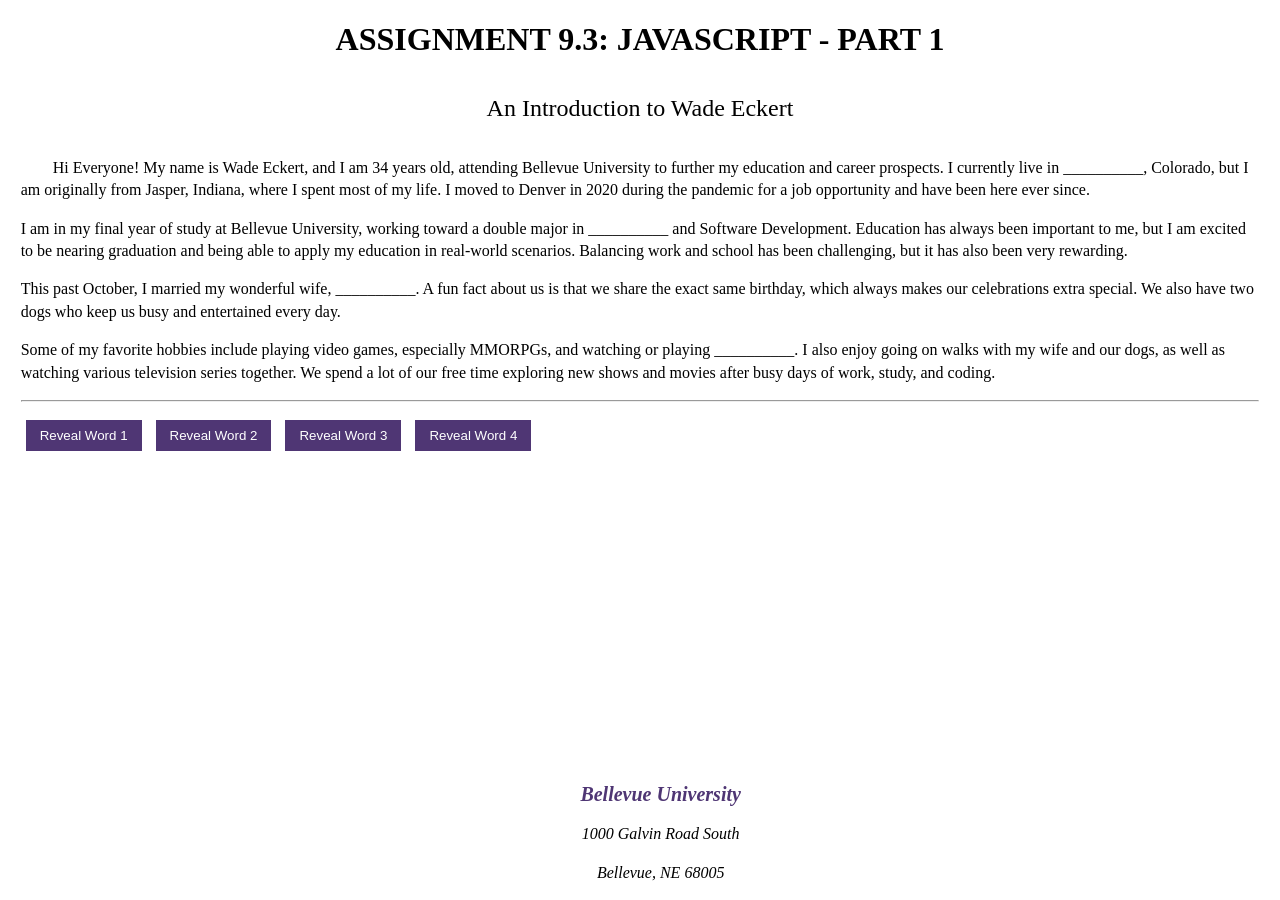
<file: module-9/eckert_Mod9_3.html>
<!--
Assignment: Module_9.3: JavaScript Exercise, Part 1
Original Author: Wade Eckert
Professor: Dr. Mortoza Abdullah
Date: May 12, 2026
Description: This HTML file creates a webpage that introduces Wade Eckert using JavaScript to reveal 
certain pieces of information when buttons are clicked. The page includes a header, an introduction section with 
placeholders for information, and a footer with contact information.
-->

<!DOCTYPE html>
<html lang="en">
    <head>
        <meta charset="UTF-8">
        <meta name="viewport" content="width=device-width, initial-scale=1.0">
        <meta name="description" content="Module 9.3: JavaScript Exercise, Part 1">
        <meta name="author" content="Wade Eckert">
        <link href="eckert_Mod9_3.css" rel="stylesheet" type="text/css">
        <title>CSD 340 Web Development with HTML and CSS</title>
    </head>
    <body>
    <div id="container"> <!-- Container div to hold all content and apply styling starts-->

        <header>
            <h1>Assignment 9.3: JavaScript - Part 1</h1>
        </header>

        <h2>An Introduction to Wade Eckert</h2>

        <p class="intro">
            Hi Everyone! My name is Wade Eckert, and I am 34 years old, attending Bellevue University to further my education and career prospects.
            I currently live in <span id="word1">__________</span>, Colorado, but I am originally from Jasper, Indiana, where I spent most of my life.
            I moved to Denver in 2020 during the pandemic for a job opportunity and have been here ever since.
        </p>

        <p>
            I am in my final year of study at Bellevue University, working toward a double major in
            <span id="word2">__________</span> and Software Development.
            Education has always been important to me, but I am excited to be nearing graduation and being able to apply my education in real-world scenarios.
            Balancing work and school has been challenging, but it has also been very rewarding.
        </p>

        <p>
            This past October, I married my wonderful wife,
            <span id="word3">__________</span>.
            A fun fact about us is that we share the exact same birthday, which always makes our celebrations extra special.
            We also have two dogs who keep us busy and entertained every day.
        </p>

        <p>
            Some of my favorite hobbies include playing video games, especially MMORPGs, and watching or playing
            <span id="word4">__________</span>.
            I also enjoy going on walks with my wife and our dogs, as well as watching various television series together.
            We spend a lot of our free time exploring new shows and movies after busy days of work, study, and coding.
        </p>

        <hr>

        <div> <!-- Div to hold the buttons for revealing information -->
            <button type="button" onclick="document.getElementById('word1').innerHTML = city">Reveal Word 1</button>

            <button type="button" onclick="document.getElementById('word2').innerHTML = major">Reveal Word 2</button>

            <button type="button" onclick="document.getElementById('word3').innerHTML = wife">Reveal Word 3</button>

            <button type="button" onclick="document.getElementById('word4').innerHTML = hobby">Reveal Word 4</button>
        </div> <!-- End of div for buttons -->

        <footer>
            <address>
                <p><a href="https://www.bellevue.edu/">Bellevue University</a></p>
                <p>1000 Galvin Road South</p>
                <p>Bellevue, NE 68005</p>
            </address>
        </footer>

    </div> <!-- End of container div -->

    <script>
        var city = "Denver";
        var major = "Mathematics";
        var wife = "Leigh";
        var hobby = "basketball";
    </script>

</body>
</html>
</file>
<file: site.css>
/*
Assignment: Module_3.2: GitHub Pages
Original Author: Wade Eckert
Professor: Dr. Mortoza Abdullah
Date: April 1, 2026
Description: This CSS file styles the HTML page for the GitHub Pages assignment for Wade Eckert. 
It sets the base font size, styles headings with a deep blue background and white text, and defines link colors that fit a color scheme. 
The container is given margins to center the content on the page, and hover effects are added to links for better user interaction.
*/

/* Set the base font size for the div container in the body */
#container {
    margin-top: 50px;
    margin-left: 100px;
    margin-right: 100px;
}

/* Style for all heading elements to have a deep blue background and white text */
h1, h2, h3, h4 {
    background-color: #003366; /* Deep blue */
    color: #FFFFFF; /* White font for contrast */
    border: 1px solid #D6A800;
    padding: 10px;
}

/* Style for all anchor elements to have a gold color that matches the border, with no underline */
a {
    color: #D6A800; /* Gold, matches border, blends with scheme */
    text-decoration: none;
}

/* Add hover effect for all anchor elements to change color to a lighter gold/yellow */
a:hover {
    color: #FFD700; /* Lighter gold/yellow for hover */
}

/* Style for visited links to have a darker gold color */
a:visited {
    color: #A67C00; /* Darker gold for visited links */
}
</file>
<file: module-11/eckert_Mod11_2.css>
/*
Assignment: Assignment 11.2: JavaScript Exercise, Part 3
Original Author: Wade Eckert
Professor: Dr. Mortoza Abdullah
Date: May 26, 2026
Description: This CSS file styles the HTML page for the JavaScript Exercise, Part 3 assignment for Wade Eckert.
It sets a modern and clean design with a light background, styled headings, and a card layout for the content.
*/

/* Reset box-sizing for all elements to make layout easier to manage */
* {
    box-sizing: border-box;
}

/* Set the base font size and background for the body of the page with a light gradient added */
body {
    margin: 0;
    font-family: Arial, Helvetica, sans-serif;
    background: linear-gradient(135deg, #eef2f7, #f8fafc);
    color: #1f2937;
}

/* Style for the container to center the content and provide padding */
.container {
    min-height: 100vh;
    display: flex;
    justify-content: center;
    align-items: flex-start;
    padding: 40px 20px;
}

/* Style for the card that contains the main content, with a white background, padding, and shadow */
.card {
    width: 100%;
    max-width: 760px;
    background-color: #ffffff;
    padding: 36px;
    border-radius: 16px;
    box-shadow: 0 10px 28px rgba(0, 0, 0, 0.12);
}

h1 {
    margin-top: 0;
    margin-bottom: 16px;
    font-size: 2rem;
    color: #1f2937;
    text-align: center;
}

.instructions {
    margin-bottom: 28px;
    line-height: 1.5;
    color: #4b5563;
    text-align: center;
}

.form-group {
    margin-bottom: 20px;
}

label {
    display: block;
    margin-bottom: 8px;
    font-weight: bold;
    color: #374151;
}

input,
select {
    width: 100%;
    padding: 12px 14px;
    font-size: 1rem;
    border: 1px solid #cbd5e1;
    border-radius: 8px;
    background-color: #ffffff;
}

/* Add focus styles for input and select elements that removes the default outline and adds a custom border and shadow */
input:focus,
select:focus {
    outline: none;
    border-color: #2563eb;
    box-shadow: 0 0 0 3px rgba(37, 99, 235, 0.15);
}

/* Style for the button row to use flexbox for layout and add spacing between buttons */
.button-row {
    display: flex;
    flex-wrap: wrap;
    gap: 12px;
    margin-top: 40px;
    margin-bottom: 40px;
    justify-content: center;
}

/* Style for buttons with a blue background, white text, and hover effects */
button {
    border: none;
    border-radius: 8px;
    padding: 12px 18px;
    font-size: 0.95rem;
    color: #ffffff;
    background-color: #2563eb;
    cursor: pointer;
    transition: background-color 0.2s ease, transform 0.2s ease;
}

/* Add hover effects for buttons that change background color and apply a slight upward movement */
button:hover {
    background-color: #1d4ed8;
    transform: translateY(-2px);
}

/* Add active state for buttons that removes the upward movement */
button:active {
    transform: translateY(0);
}

/* Style for the task display area with a light background, border, and padding */
.task-display {
    margin-top: 10px;
    min-height: 70px;
    padding: 20px;
    border-radius: 10px;
    background-color: #f1f5f9;
    border-left: 5px solid #2563eb;
    color: #374151;
}

.task-display h2 {
    margin-top: 0;
    font-size: 1.25rem;
    color: #1f2937;
}

.task-display ol {
    margin-bottom: 0;
    padding-left: 24px;
}

.task-display li {
    margin-bottom: 8px;
}

/* Add responsive styles for smaller screens to adjust padding, font sizes, and button layout */
@media screen and (max-width: 600px) {
    .card {
        padding: 24px;
    }

    h1 {
        font-size: 1.6rem;
    }

    .button-row {
        flex-direction: column;
    }

    button {
        width: 100%;
    }
}
</file>
<file: module-2/eckert_Mod2_2.css>
/*
Assignment: Module_2.2: Building a Web Page Excercise, Part 2
Original Author: Wade Eckert
Professor: Dr. Mortoza Abdullah
Date: March 25, 2026
Description: This program demonstrates the use of CSS to style an HTML 
web page that provides an introduction to Wade Eckert. The CSS styles the 
font size, weight, line height, text alignment, and colors for different 
elements on the page to enhance readability and visual appeal.
*/

/* Set base font size for html and body */
html, body {
	font-size: 16px;
}

/* Style for the paragraph elements */
p {
	font-weight: 400; /* Set font weight to normal for paragraphs */
	line-height: 1.4em; /* Set line height higher for better readability */
}

/* Indent the intro class */
.intro {
	text-indent: 2em;
}

/* Style for the span elements with class "sentence" */
.sentence {
	font-style: italic;
}

/* Style for the h1 element */
h1 {
	font-weight: 700; /* Set font weight to bold for h1 */
	text-transform: uppercase; 
	text-align: center;
}

/* Style for the h2 element */
h2 {
	font-weight: 500; /* Set font weight to slightly bolder for h2 */
	text-align: left;
	padding-top: 15px; /* Add some space above the h2 */
}

/* Style for the address element */
address {
    text-align: center;
}

/* Style the Bellevue University website URL */
a[href^="https://www.bellevue.edu/"] {
	font-weight: bold;
	font-size: 1.25em;
	color: #4F3674; /* Set the color to a shade of purple */
	text-decoration: none;
}

/* Add hover effect for the Bellevue University website URL */
a[href="https://www.bellevue.edu/"]:hover { 
	text-decoration: underline;
	background-color: #D6A800; /* Add a background color of gold on hover */
}

/* Style the visited state of the Bellevue University website URL */
a[href="https://www.bellevue.edu/"]:visited {
	color: #8d0505; /* Set the color to a shade of red for visited links */
	font-weight: 600; 
}
</file>
<file: module-3/eckert_Mod3_3.css>
/*
Assignment: Module 3.3: Build a Web Page Exercise, Part 3
Original Author: Wade Eckert
Professor: Dr. Mortoza Abdullah
Date: April 4, 2026
Description: CSS styles for the Module 3.3: Build a Web Page Exercise, Part 3 HTML page.
*/

/* Style for h3 headings */
h3 {
    font-weight: 500;
}

/* Style for unordered and ordered lists, and list items */
ul, ol, li {
	font-weight: 300;
	}

/* Add spacing between list items for readability */
ol li,
ul li {
	margin-bottom: 8px;
}

/* Centered h1 title */
.centered-title {
	text-align: center;
}

/* Side-by-side divs wrapper */
.side-by-side-wrapper {
	display: flex;
	justify-content: space-between;
	align-items: flex-start;
	gap: 5%;
}

/* Red border and rounded corners for ordered list and its title */
.side-div-left {
	border: 1px solid red;
	border-radius: 15px;
	padding: 10px;
    width: 45%;
}

/* Dashed red border and rounded corners for unordered list and its title */
.side-div-right {
	border: 1px dashed red;
	border-radius: 15px;
    padding: 10px;
    width: 45%;
}

.side-div-right ul {
	list-style-type: upper-roman;
	list-style-position: inside;
}

/* Full-width div below side-by-sides */
.full-width-div {
	width: 100%;
	margin-top: 60%;
	float: right;
	margin-bottom: 20px;
}

/* Float the link in the bottom div to the right */
.full-width-div a {
	float: right;
	margin-right: 10px;
	margin-bottom: 10px;
}

/* Styling for anchor elements on hover */
a:hover {
	text-decoration: underline;
}
</file>
<file: module-4/eckert_Mod4_2.css>
/*
Assignment: Module_4.2: Build a Webpage Exercise, Part 4
Original Author: Wade Eckert
Professor: Dr. Mortoza Abdullah
Date: April 11, 2026
Description: This CSS file provides styling for the Module 4.2 webpage exercise, specifically 
for the image gallery of book covers and associated captions.
*/

#container h1 {
    text-align: center;
    color: rgba(180, 60, 0, 0.85); /* burnt orange */
}

#image-gallery {
    margin-top: 10%;
    margin: 30px auto;
    max-width: 900px;
}

/* Grid container for the gallery items */
.gallery-grid {
    display: grid;
    grid-template-columns: repeat(3, 1fr); /* creates three equal columns using fractional units */
}

/* Individual gallery item styling */
.gallery-item {
    background: white;
    border: 1px solid rgba(180, 60, 0, 0.85);
    padding: 16px;
    text-align: center;
}

/* Styling for the images within each gallery item */
.gallery-item img {
    width: 100%; /* makes the image take up the full width of the gallery item */
    height: auto; /* maintains the aspect ratio of the images */
    max-height: 220px; /* limits the maximum height of the images to maintain uniformity */
    object-fit: cover; /* ensures the image covers the space without distortion */
}

.gallery-item h3 {
    text-align: center;
    color: rgba(0, 90, 180, 0.85); /* blue */
}

#back-link-container {
    max-width: 900px;
    margin: 40px auto 0 auto;
    text-align: right;
}

a {
    color: blue;
    font-size: 1em;
    text-decoration-line: none;
}

a:visited {
    color: rgba(180, 60, 0, 0.85); /* burnt orange */
    text-decoration-line: none;
    font-size: 1em;
}

a:hover {
    text-decoration-line: none;
    color: darkblue;
    font-size: 1em;
}

figure {
    text-align: center;
}

figcaption {
    color: rgba(60, 60, 60, 0.7); /* dark gray */
    font-style: italic;
    font-size: 0.75em;
}
</file>
<file: module-6/eckert_Mod6_2.css>
/*
Assignment: Module_6.2: Build a Web Page - Part 5
Original Author: Wade Eckert
Professor: Dr. Mortoza Abdullah
Date: April 20, 2026
Description: This is the CSS file for the Build a Webpage Exercise, Part 5 assignment for Wade Eckert's 
CSD 340 Web Development with HTML and CSS course. The styles include a header with a deep blue-gray background and white text, 
a navigation bar with a teal accent, a main content area with a card component, and a footer with a link back to the landing page. 
The CSS also includes hover effects for the navigation links and the card component.
*/

/* Styling for the header container */
header {
	background-color: #2c3e50; /* A deep blue-gray */
	color: #fff;
    padding: 20px;
	text-align: center;
}

/* Styling for the h1 element */
h1 {
    font-weight: 400;
}

/* Styling for the navigation bar */
#navbar {
	overflow: hidden;
	background-color: #2c3e50; /* Deep blue-gray */
	border-bottom: 15px solid #16a085; /* Teal accent for border */
}

/* Styling for the links in the navigation bar */
#navbar a {
	float: left;
	display: block;
	color: #fff;
	text-align: center;
	padding: 14px 16px;
	text-decoration: none;
}

/* Adding a hover effect to the navigation links */
#navbar a:hover {
	background-color: #16a085; /* Teal accent on hover */
	color: #fffbe6; /* Soft off-white for contrast */
}

/* Styling for the main container */
#container {
	margin-top: 2%;
	margin-left: 5%;
	margin-right: 5%;
	padding: 10px;
}

/* Styling for the card */
.card {
	box-shadow: 0 4px 8px 0 rgba(0, 0, 0, 0.2);
	transition: 0.3s;
	width: 50%;
}

/* Adding a hover effect to the card */
.card:hover {
    box-shadow: 0 8px 16px 0 rgba(0, 0, 0, 0.2);
}

/* Styling for the card title */
.card-title {
	text-align: center;
	font-size: 2em;
	color: #2c3e50; /* Deep blue-gray for emphasis */
	font-weight: 400;
}

/* Styling for the card content */
.card-content {
	padding: 2px 16px;
}

/* Styling for the footer */
footer {
	background-color: #2c3e50;
	position: absolute;
	bottom: 0;
	width: 100%;
	min-height: 48px;
	padding: 12px 0;
	display: flex;
	flex-direction: column;
	justify-content: flex-end;
	align-items: flex-end;
}

/* Styling for the portal link */
.portal-link {
	color: #fff; 
	font-weight: 400;
	padding-right: 10px;
	font-style: italic;
	text-decoration: none;
}

/*Adding a hover effect to the portal link */
.portal-link:hover {
	text-decoration: underline;
	color: #fff;
}
</file>
<file: module-8/eckert_Mod8_2.css>
/*
Assignment: Module_8.2: Build a Web Page - Part 6
Original Author: Wade Eckert
Professor: Dr. Mortoza Abdullah
Date: May 4, 2026
Description: This is the CSS file for the webpage built as part of Assignment 8.2 for the CSD 340 Web Development with HTML and CSS course.
The CSS styles the header, navigation bar, main content area with card components for favorite movies and foods, and the footer with a link 
back to the landing page. The design features a deep blue-gray color scheme with teal accents and a clean, modern layout.
*/

/* Styling for the header container */
header {
	background-color: #2c3e50; /* A deep blue-gray */
	color: #fff;
    padding: 20px;
	text-align: center;
}

/* Styling for the h1 element */
h1 {
    font-weight: 400;
}

/* Styling for the navigation bar */
#navbar {
	overflow: hidden;
	background-color: #2c3e50; /* Deep blue-gray */
	border-bottom: 15px solid #16a085; /* Teal accent for border */
}

/* Styling for the links in the navigation bar */
#navbar a {
	float: left;
	display: block;
	color: #fff;
	text-align: center;
	padding: 14px 16px;
	text-decoration: none;
}

/* Adding a hover effect to the navigation links */
#navbar a:hover {
	background-color: #16a085; /* Teal accent on hover */
	color: #fffbe6; /* Soft off-white for contrast */
}

/* Styling for the main container */
#container {
	margin: 2% 5% 100px 5%;
	padding: 10px;
}

/* Styling for the card */
.card {
	box-shadow: 0 4px 8px 0 rgba(0, 0, 0, 0.2);
	transition: 0.3s;
	width: 50%;
}

/* Adding a hover effect to the card */
.card:hover {
    box-shadow: 0 8px 16px 0 rgba(0, 0, 0, 0.2);
}

/* Styling for the card title */
.card-title {
	text-align: center;
	font-size: 2em;
	color: #2c3e50; /* Deep blue-gray for emphasis */
	font-weight: 400;
	padding: 20px 0 16px 0;
}

/* Styling for the card content */
.card-content {
	padding: 2px 16px;
}

/* Styling for the movies table */
#movies {
	width: 100%;
	border-collapse: collapse;
	margin-bottom: 30px;
}

/* Styling for the movies table headers */
#movies th {
	padding-top: 12px;
	padding-bottom: 12px;
	padding-left: 8px;
	text-align: left;
	background-color: #2c3e50;
	color: white;
}

/* Styling for the movies table data cells */
#movies td {
	border: 1px solid #ddd;
	padding: 8px;
}

/* Flexbox layout for footer */
.footer-flex {
	display: flex;
	justify-content: space-between;
	align-items: center;
	padding: 0 2em 0 1em;
	background-color: #2c3e50;
	min-height: 48px;
	width: 100%;
	position: fixed;
	bottom: 0;
	left: 0;
}

/* Styling for the left side of the footer */
.footer-left {
	text-align: left;
	color: #fff;
	font-weight: 400;
}

/* Styling for the right side of the footer */
.footer-right {
	text-align: right;
	padding-right: 1.5em;
}

/* Styling for the portal link */
.portal-link {
	color: #fff; 
	font-weight: 400;
	font-style: italic;
	text-decoration: none;
}

/*Adding a hover effect to the portal link */
.portal-link:hover {
	text-decoration: underline;
	color: #fff;
}
</file>
<file: module-9/eckert_Mod9_3.css>
/*
Assignment: Module_9.3: JavaScript Exercise, Part 1
Original Author: Wade Eckert
Professor: Dr. Mortoza Abdullah
Date: May 12, 2026
Description: This CSS file styles the HTML page for the JavaScript Exercise assignment for Wade Eckert. 
It sets the base font size, styles headings with a deep blue background and white text, and defines link colors that fit a color scheme.
The container is given margins to center the content on the page, and hover effects are added to links for better user interaction.
*/

/* Set base font size for html and body */
html, body {
	font-size: 16px;
}

#container {
	width: 98%;
	margin: 0 auto; /* Center the container on the page */
}

/* Style for the paragraph elements */
p {
	font-weight: 400; /* Set font weight to normal for paragraphs */
	line-height: 1.4em; /* Set line height higher for better readability */
}

/* Indent the intro class */
.intro {
	text-indent: 2em;
}

/* Style for the span elements with class "sentence" */
.sentence {
	font-style: italic;
}

/* Style for the h1 element */
h1 {
	font-weight: 700; /* Set font weight to bold for h1 */
	text-transform: uppercase; 
	text-align: center;
}

/* Style for the h2 element */
h2 {
	font-weight: 500; /* Set font weight to slightly bolder for h2 */
	text-align: center;
	padding-top: 15px; /* Add some space above the h2 */
	padding-bottom: 15px; /* Add some space below the h2 */
}

/* Style for the address element */
address {
    text-align: center;
}

/* Style the Bellevue University website URL */
a[href^="https://www.bellevue.edu/"] {
	font-weight: bold;
	font-size: 1.25em;
	color: #4F3674; /* Set the color to a shade of purple */
	text-decoration: none;
}

/* Add hover effect for the Bellevue University website URL */
a[href="https://www.bellevue.edu/"]:hover { 
	text-decoration: underline;
	background-color: #D6A800; /* Add a background color of gold on hover */
}

/* Style the visited state of the Bellevue University website URL */
a[href="https://www.bellevue.edu/"]:visited {
	color: #8d0505; /* Set the color to a shade of red for visited links */
	font-weight: 600; 
}

/* Style for the footer element to position it at the bottom of the page */
footer {
	position: absolute;
	bottom: 0;
	width: 100%;
}

/* Style for the button element */
button {
    padding: 8px 14px;
    margin: 10px 5px;
    background-color: #4F3674;
    color: white;
    border: none;
    cursor: pointer; /* Change cursor to pointer on hover */
}

/* Add hover effect for the button element */
button:hover {
    background-color: #6b4d99;
}
</file>
